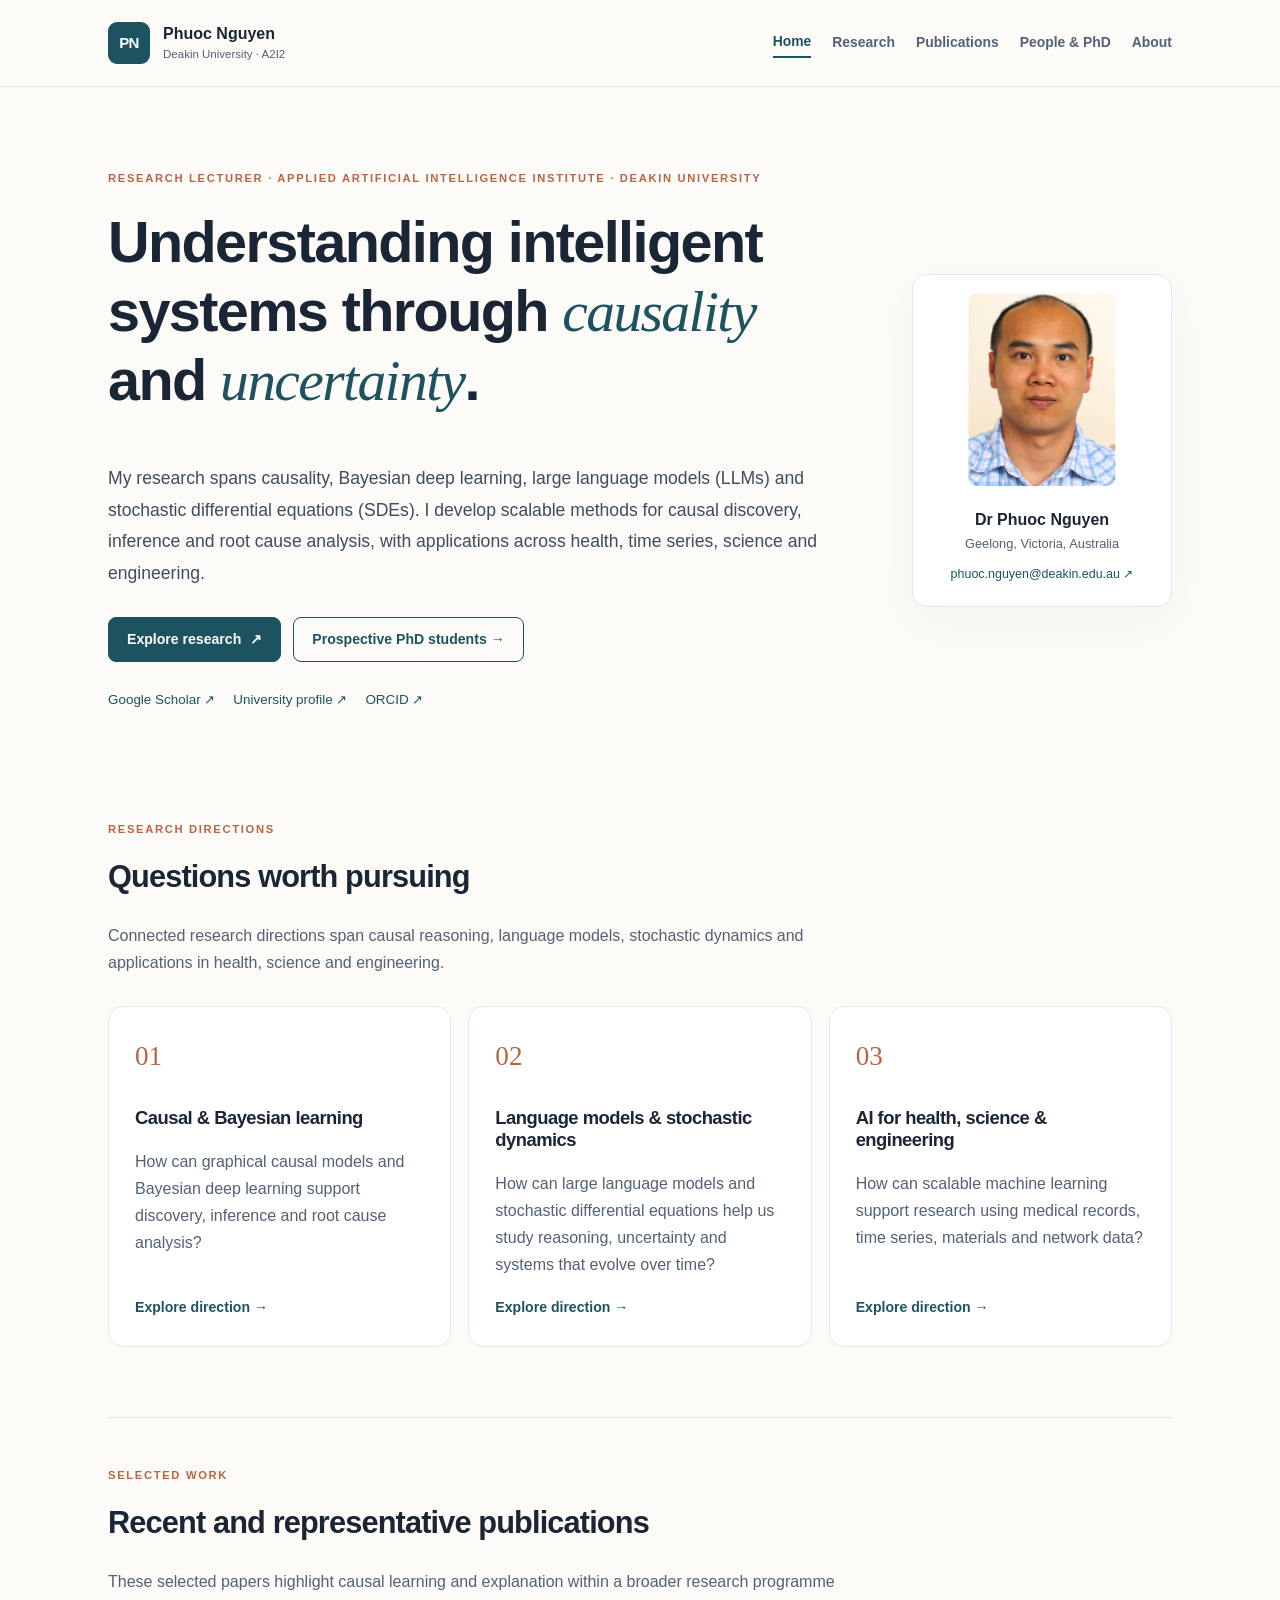
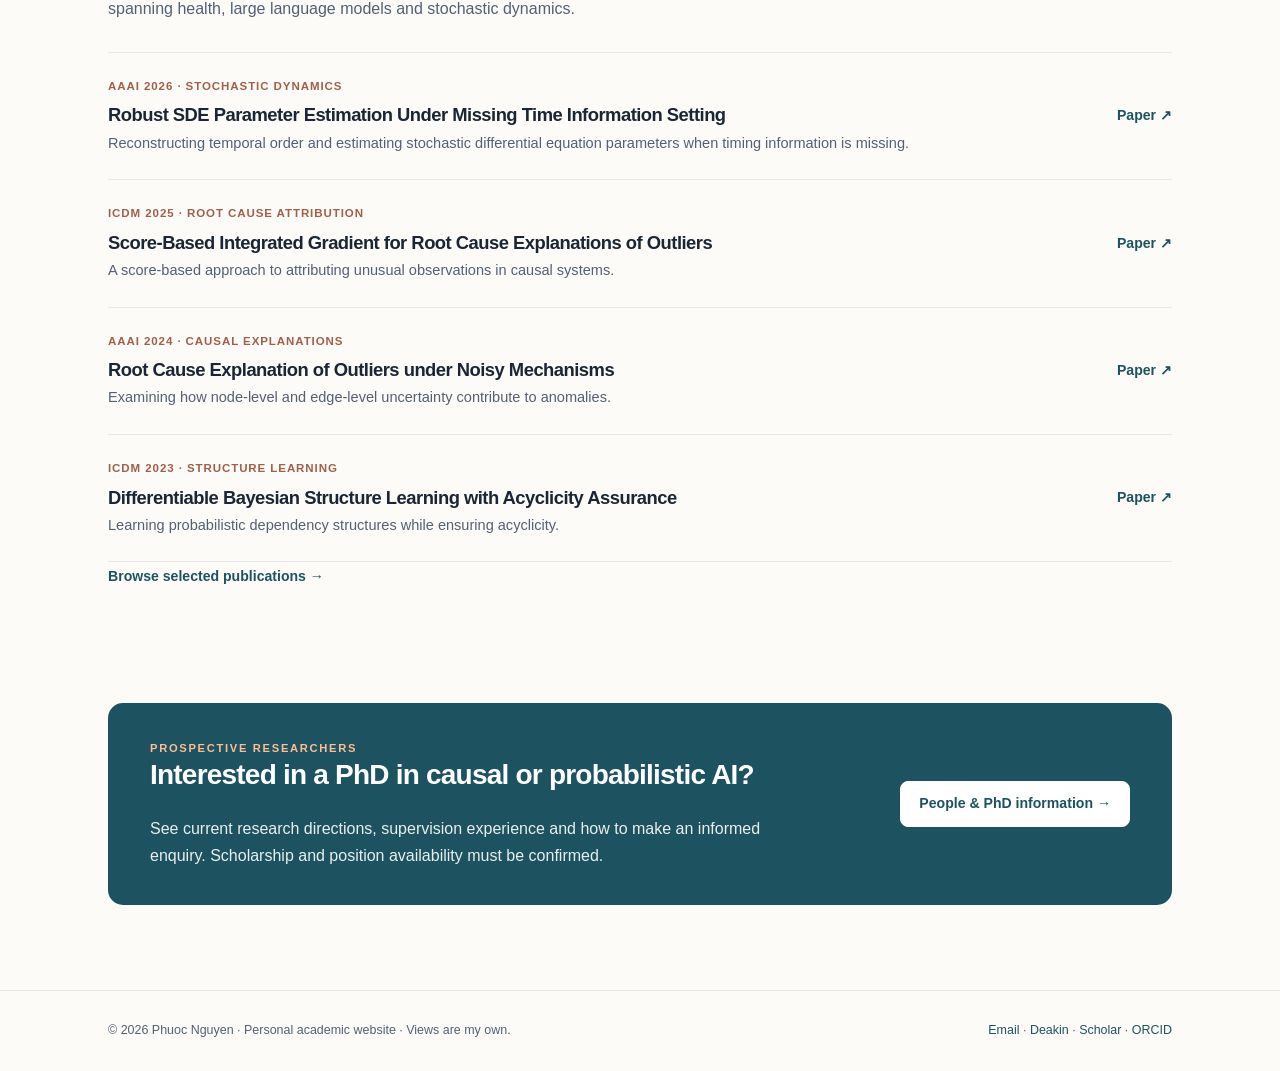
<file: index.html>
<!doctype html>
<html lang="en">
<head>
  <meta charset="utf-8"><meta name="viewport" content="width=device-width, initial-scale=1">
  <meta name="theme-color" content="#162742">
  <title>Causal AI &amp; Machine Learning | Phuoc Nguyen</title>
  <meta name="description" content="Phuoc Nguyen researches causality, Bayesian deep learning, large language models, stochastic differential equations and AI for health at Deakin University.">
  <meta property="og:title" content="Causal AI &amp; Machine Learning | Phuoc Nguyen">
  <meta property="og:description" content="Phuoc Nguyen researches causality, Bayesian deep learning, large language models, stochastic differential equations and AI for health at Deakin University.">
  <meta property="og:type" content="website">
  <link rel="stylesheet" href="assets/style.css">
  <script type="application/ld+json">{"@context":"https://schema.org","@type":"Person","name":"Phuoc Nguyen","honorificPrefix":"Dr","jobTitle":"Research Lecturer","affiliation":{"@type":"Organization","name":"Deakin University"},"email":"phuoc.nguyen@deakin.edu.au","sameAs":["https://experts.deakin.edu.au/37836-phuoc-nguyen/about","https://scholar.google.com/citations?user=c4LnrZ0AAAAJ\u0026hl=en","https://orcid.org/0000-0002-1649-2519"]}</script>
</head>
<body>
  <a class="skip" href="#main">Skip to content</a>
  <header class="site-header"><div class="wrap nav-wrap"><a class="brand" href="index.html"><span class="brand-mark">PN</span><span>Phuoc Nguyen<span class="brand-sub">Deakin University · A2I2</span></span></a>
  <nav aria-label="Primary navigation"><a href="index.html" aria-current="page" class="active">Home</a><a href="research.html">Research</a><a href="publications.html">Publications</a><a href="students.html">People & PhD</a><a href="about.html">About</a></nav></div></header>
  <main id="main" class="wrap">
<section class="hero">
  <div class="hero-copy"><p class="eyebrow">Research Lecturer · Applied Artificial Intelligence Institute · Deakin University</p>
    <h1>Understanding intelligent systems through <em>causality</em> and <em>uncertainty</em>.</h1>
    <p class="lead">My research spans causality, Bayesian deep learning, large language models (LLMs) and stochastic differential equations (SDEs). I develop scalable methods for causal discovery, inference and root cause analysis, with applications across health, time series, science and engineering.</p>
    <div class="cta"><a class="btn primary" href="research.html">Explore research <span aria-hidden="true">↗</span></a><a class="btn secondary" href="students.html">Prospective PhD students →</a></div>
    <div class="micro-links"><a href="https://scholar.google.com/citations?user=c4LnrZ0AAAAJ&hl=en">Google Scholar ↗</a><a href="https://experts.deakin.edu.au/37836-phuoc-nguyen/about">University profile ↗</a><a href="https://orcid.org/0000-0002-1649-2519">ORCID ↗</a></div>
  </div>
  <aside class="identity"><img class="portrait" src="portrait.png" alt="Portrait of Phuoc Nguyen" width="668" height="870"><p class="identity-label">Dr Phuoc Nguyen</p><p class="muted">Geelong, Victoria, Australia</p><a href="mailto:phuoc.nguyen@deakin.edu.au">phuoc.nguyen@deakin.edu.au ↗</a></aside>
</section>
<section class="section"><div class="section-heading"><p class="eyebrow">Research directions</p><h2>Questions worth pursuing</h2><p>Connected research directions span causal reasoning, language models, stochastic dynamics and applications in health, science and engineering.</p></div>
<div class="cards three">
<article class="card"><div class="card-index">01</div><h3>Causal & Bayesian learning</h3><p>How can graphical causal models and Bayesian deep learning support discovery, inference and root cause analysis?</p><a class="text-link" href="research.html#causal">Explore direction →</a></article>
<article class="card"><div class="card-index">02</div><h3>Language models & stochastic dynamics</h3><p>How can large language models and stochastic differential equations help us study reasoning, uncertainty and systems that evolve over time?</p><a class="text-link" href="research.html#sequential">Explore direction →</a></article>
<article class="card"><div class="card-index">03</div><h3>AI for health, science & engineering</h3><p>How can scalable machine learning support research using medical records, time series, materials and network data?</p><a class="text-link" href="research.html#applied">Explore direction →</a></article>
</div></section>
<section class="section section-alt"><div class="section-heading"><p class="eyebrow">Selected work</p><h2>Recent and representative publications</h2><p>These selected papers highlight causal learning and explanation within a broader research programme spanning health, large language models and stochastic dynamics.</p></div>
<div class="paper-stack">
<article class="paper"><div><p class="small-tag">AAAI 2026 · Stochastic dynamics</p><h3>Robust SDE Parameter Estimation Under Missing Time Information Setting</h3><p>Reconstructing temporal order and estimating stochastic differential equation parameters when timing information is missing.</p></div><a href="https://doi.org/10.1609/aaai.v40i31.39801">Paper ↗</a></article>
<article class="paper"><div><p class="small-tag">ICDM 2025 · Root cause attribution</p><h3>Score-Based Integrated Gradient for Root Cause Explanations of Outliers</h3><p>A score-based approach to attributing unusual observations in causal systems.</p></div><a href="https://doi.org/10.1109/icdm65498.2025.00155">Paper ↗</a></article>
<article class="paper"><div><p class="small-tag">AAAI 2024 · Causal explanations</p><h3>Root Cause Explanation of Outliers under Noisy Mechanisms</h3><p>Examining how node-level and edge-level uncertainty contribute to anomalies.</p></div><a href="https://doi.org/10.1609/aaai.v38i18.30035">Paper ↗</a></article>
<article class="paper"><div><p class="small-tag">ICDM 2023 · Structure learning</p><h3>Differentiable Bayesian Structure Learning with Acyclicity Assurance</h3><p>Learning probabilistic dependency structures while ensuring acyclicity.</p></div><a href="https://doi.org/10.1109/ICDM58522.2023.00069">Paper ↗</a></article>
</div><p><a class="text-link" href="publications.html">Browse selected publications →</a></p></section>
<section class="banner"><div><p class="eyebrow">Prospective researchers</p><h2>Interested in a PhD in causal or probabilistic AI?</h2><p>See current research directions, supervision experience and how to make an informed enquiry. Scholarship and position availability must be confirmed.</p></div><a class="btn light" href="students.html">People & PhD information →</a></section>
</main>
  <footer class="footer"><div class="wrap footer-inner"><span>© 2026 Phuoc Nguyen · Personal academic website · Views are my own.</span><span><a href="mailto:phuoc.nguyen@deakin.edu.au">Email</a> · <a href="https://experts.deakin.edu.au/37836-phuoc-nguyen/about">Deakin</a> · <a href="https://scholar.google.com/citations?user=c4LnrZ0AAAAJ&hl=en">Scholar</a> · <a href="https://orcid.org/0000-0002-1649-2519">ORCID</a></span></div></footer>
</body></html>
</file>
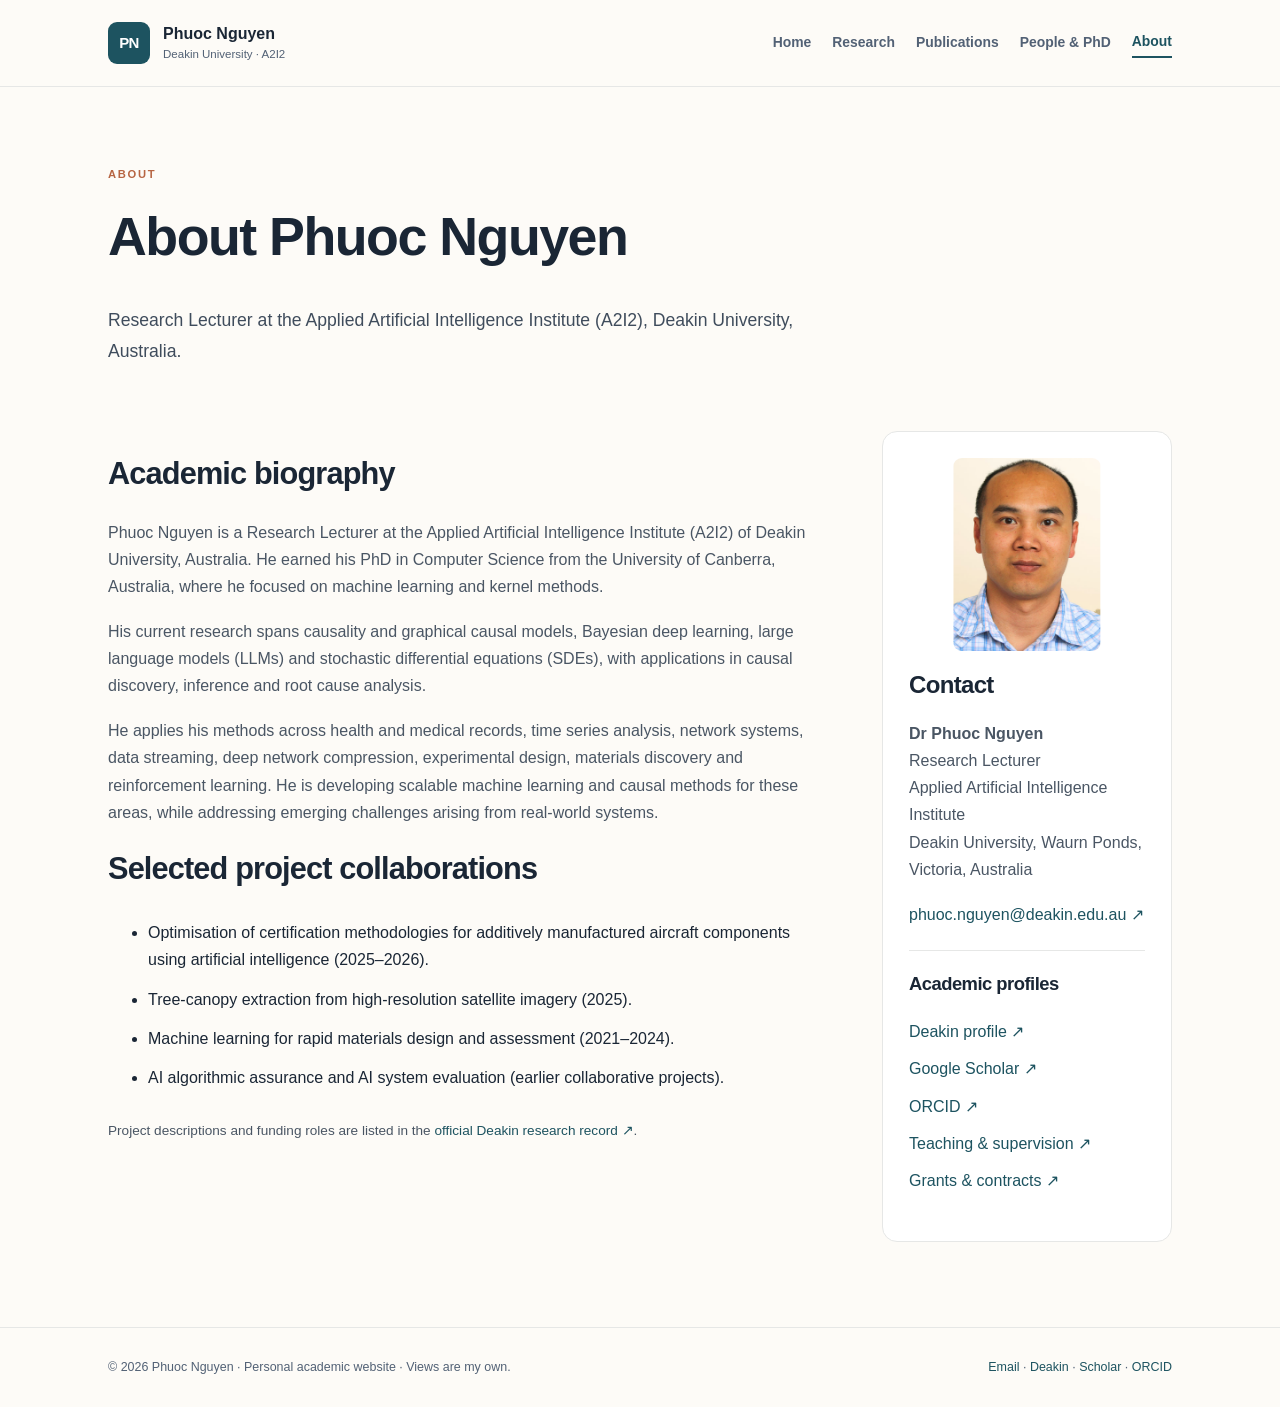
<file: about.html>
<!doctype html>
<html lang="en">
<head>
  <meta charset="utf-8"><meta name="viewport" content="width=device-width, initial-scale=1">
  <meta name="theme-color" content="#162742">
  <title>About | Phuoc Nguyen</title>
  <meta name="description" content="Phuoc Nguyen's biography and research in causality, Bayesian deep learning, large language models, stochastic differential equations and health at Deakin University.">
  <meta property="og:title" content="About | Phuoc Nguyen">
  <meta property="og:description" content="Phuoc Nguyen's biography and research in causality, Bayesian deep learning, large language models, stochastic differential equations and health at Deakin University.">
  <meta property="og:type" content="website">
  <link rel="stylesheet" href="assets/style.css">
  <script type="application/ld+json">{"@context":"https://schema.org","@type":"Person","name":"Phuoc Nguyen","honorificPrefix":"Dr","jobTitle":"Research Lecturer","affiliation":{"@type":"Organization","name":"Deakin University"},"email":"phuoc.nguyen@deakin.edu.au","sameAs":["https://experts.deakin.edu.au/37836-phuoc-nguyen/about","https://scholar.google.com/citations?user=c4LnrZ0AAAAJ\u0026hl=en","https://orcid.org/0000-0002-1649-2519"]}</script>
</head>
<body>
  <a class="skip" href="#main">Skip to content</a>
  <header class="site-header"><div class="wrap nav-wrap"><a class="brand" href="index.html"><span class="brand-mark">PN</span><span>Phuoc Nguyen<span class="brand-sub">Deakin University · A2I2</span></span></a>
  <nav aria-label="Primary navigation"><a href="index.html">Home</a><a href="research.html">Research</a><a href="publications.html">Publications</a><a href="students.html">People & PhD</a><a href="about.html" aria-current="page" class="active">About</a></nav></div></header>
  <main id="main" class="wrap"><div class="page-head"><p class="eyebrow">About</p><h1>About Phuoc Nguyen</h1><p class="lead">Research Lecturer at the Applied Artificial Intelligence Institute (A2I2), Deakin University, Australia.</p></div>
<div class="about-grid"><section><h2>Academic biography</h2><p>Phuoc Nguyen is a Research Lecturer at the Applied Artificial Intelligence Institute (A2I2) of Deakin University, Australia. He earned his PhD in Computer Science from the University of Canberra, Australia, where he focused on machine learning and kernel methods.</p><p>His current research spans causality and graphical causal models, Bayesian deep learning, large language models (LLMs) and stochastic differential equations (SDEs), with applications in causal discovery, inference and root cause analysis.</p><p>He applies his methods across health and medical records, time series analysis, network systems, data streaming, deep network compression, experimental design, materials discovery and reinforcement learning. He is developing scalable machine learning and causal methods for these areas, while addressing emerging challenges arising from real-world systems.</p><h2>Selected project collaborations</h2><ul class="spaced"><li>Optimisation of certification methodologies for additively manufactured aircraft components using artificial intelligence (2025–2026).</li><li>Tree-canopy extraction from high-resolution satellite imagery (2025).</li><li>Machine learning for rapid materials design and assessment (2021–2024).</li><li>AI algorithmic assurance and AI system evaluation (earlier collaborative projects).</li></ul><p class="reference">Project descriptions and funding roles are listed in the <a href="https://experts.deakin.edu.au/37836-phuoc-nguyen/grants">official Deakin research record ↗</a>.</p></section>
<aside class="sidebar-card"><img class="portrait" src="portrait.png" alt="Portrait of Phuoc Nguyen" width="668" height="870"><h2>Contact</h2><p><strong>Dr Phuoc Nguyen</strong><br>Research Lecturer<br>Applied Artificial Intelligence Institute<br>Deakin University, Waurn Ponds, Victoria, Australia</p><p><a href="mailto:phuoc.nguyen@deakin.edu.au">phuoc.nguyen@deakin.edu.au ↗</a></p><hr><h3>Academic profiles</h3><ul class="link-list"><li><a href="https://experts.deakin.edu.au/37836-phuoc-nguyen/about">Deakin profile ↗</a></li><li><a href="https://scholar.google.com/citations?user=c4LnrZ0AAAAJ&hl=en">Google Scholar ↗</a></li><li><a href="https://orcid.org/0000-0002-1649-2519">ORCID ↗</a></li><li><a href="https://experts.deakin.edu.au/37836-phuoc-nguyen/teaching">Teaching & supervision ↗</a></li><li><a href="https://experts.deakin.edu.au/37836-phuoc-nguyen/grants">Grants & contracts ↗</a></li></ul></aside></div></main>
  <footer class="footer"><div class="wrap footer-inner"><span>© 2026 Phuoc Nguyen · Personal academic website · Views are my own.</span><span><a href="mailto:phuoc.nguyen@deakin.edu.au">Email</a> · <a href="https://experts.deakin.edu.au/37836-phuoc-nguyen/about">Deakin</a> · <a href="https://scholar.google.com/citations?user=c4LnrZ0AAAAJ&hl=en">Scholar</a> · <a href="https://orcid.org/0000-0002-1649-2519">ORCID</a></span></div></footer>
</body></html>
</file>
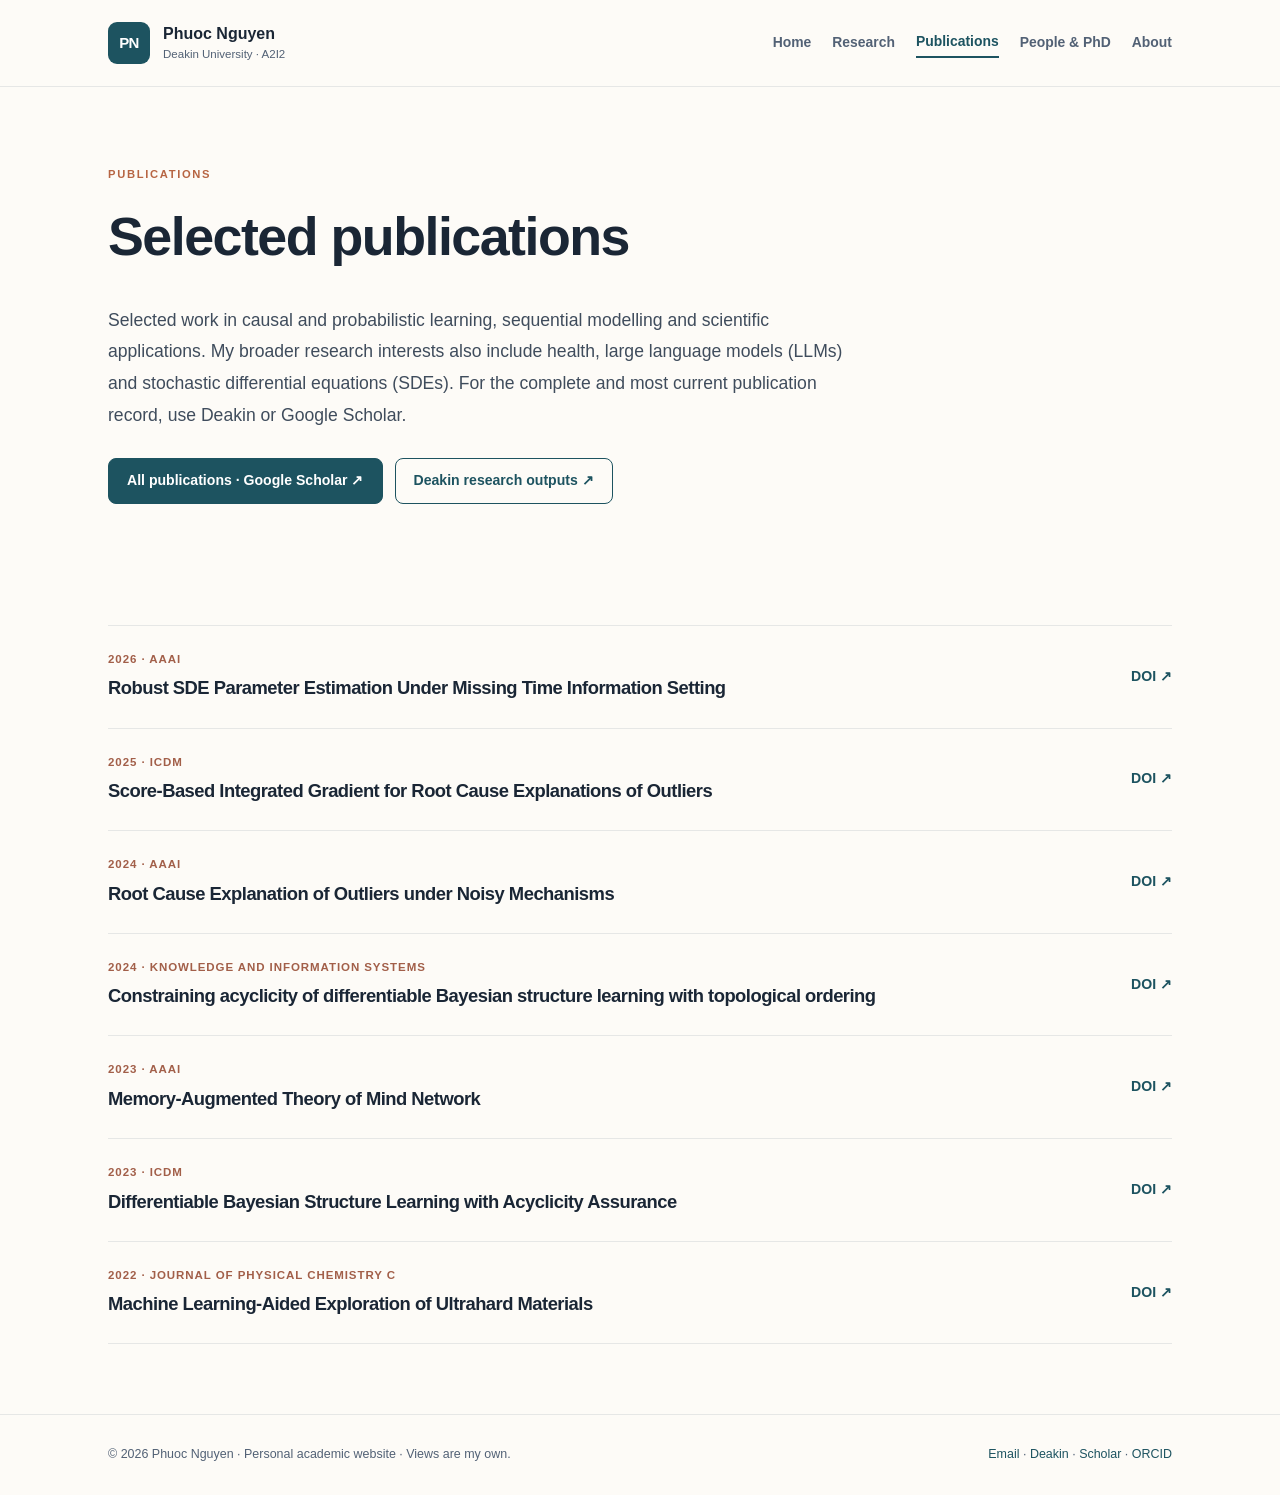
<file: publications.html>
<!doctype html>
<html lang="en">
<head>
  <meta charset="utf-8"><meta name="viewport" content="width=device-width, initial-scale=1">
  <meta name="theme-color" content="#162742">
  <title>Publications | Phuoc Nguyen</title>
  <meta name="description" content="Selected publications by Phuoc Nguyen at Deakin's Applied Artificial Intelligence Institute, with broader interests in causality, health, large language models and stochastic differential equations.">
  <meta property="og:title" content="Publications | Phuoc Nguyen">
  <meta property="og:description" content="Selected publications by Phuoc Nguyen at Deakin's Applied Artificial Intelligence Institute, with broader interests in causality, health, large language models and stochastic differential equations.">
  <meta property="og:type" content="website">
  <link rel="stylesheet" href="assets/style.css">
  <script type="application/ld+json">{"@context":"https://schema.org","@type":"Person","name":"Phuoc Nguyen","honorificPrefix":"Dr","jobTitle":"Research Lecturer","affiliation":{"@type":"Organization","name":"Deakin University"},"email":"phuoc.nguyen@deakin.edu.au","sameAs":["https://experts.deakin.edu.au/37836-phuoc-nguyen/about","https://scholar.google.com/citations?user=c4LnrZ0AAAAJ\u0026hl=en","https://orcid.org/0000-0002-1649-2519"]}</script>
</head>
<body>
  <a class="skip" href="#main">Skip to content</a>
  <header class="site-header"><div class="wrap nav-wrap"><a class="brand" href="index.html"><span class="brand-mark">PN</span><span>Phuoc Nguyen<span class="brand-sub">Deakin University · A2I2</span></span></a>
  <nav aria-label="Primary navigation"><a href="index.html">Home</a><a href="research.html">Research</a><a href="publications.html" aria-current="page" class="active">Publications</a><a href="students.html">People & PhD</a><a href="about.html">About</a></nav></div></header>
  <main id="main" class="wrap"><div class="page-head"><p class="eyebrow">Publications</p><h1>Selected publications</h1><p class="lead">Selected work in causal and probabilistic learning, sequential modelling and scientific applications. My broader research interests also include health, large language models (LLMs) and stochastic differential equations (SDEs). For the complete and most current publication record, use Deakin or Google Scholar.</p><div class="cta"><a class="btn primary" href="https://scholar.google.com/citations?user=c4LnrZ0AAAAJ&hl=en">All publications · Google Scholar ↗</a><a class="btn secondary" href="https://experts.deakin.edu.au/37836-phuoc-nguyen/publications">Deakin research outputs ↗</a></div></div>
<section class="section"><div class="paper-stack"><article class="paper"><div><p class="small-tag">2026 · AAAI</p><h3>Robust SDE Parameter Estimation Under Missing Time Information Setting</h3></div><a href="https://doi.org/10.1609/aaai.v40i31.39801" rel="noopener">DOI ↗</a></article><article class="paper"><div><p class="small-tag">2025 · ICDM</p><h3>Score-Based Integrated Gradient for Root Cause Explanations of Outliers</h3></div><a href="https://doi.org/10.1109/icdm65498.2025.00155" rel="noopener">DOI ↗</a></article><article class="paper"><div><p class="small-tag">2024 · AAAI</p><h3>Root Cause Explanation of Outliers under Noisy Mechanisms</h3></div><a href="https://doi.org/10.1609/aaai.v38i18.30035" rel="noopener">DOI ↗</a></article><article class="paper"><div><p class="small-tag">2024 · Knowledge and Information Systems</p><h3>Constraining acyclicity of differentiable Bayesian structure learning with topological ordering</h3></div><a href="https://doi.org/10.1007/s10115-024-02140-4" rel="noopener">DOI ↗</a></article><article class="paper"><div><p class="small-tag">2023 · AAAI</p><h3>Memory-Augmented Theory of Mind Network</h3></div><a href="https://doi.org/10.1609/aaai.v37i10.26374" rel="noopener">DOI ↗</a></article><article class="paper"><div><p class="small-tag">2023 · ICDM</p><h3>Differentiable Bayesian Structure Learning with Acyclicity Assurance</h3></div><a href="https://doi.org/10.1109/ICDM58522.2023.00069" rel="noopener">DOI ↗</a></article><article class="paper"><div><p class="small-tag">2022 · Journal of Physical Chemistry C</p><h3>Machine Learning-Aided Exploration of Ultrahard Materials</h3></div><a href="https://doi.org/10.1021/acs.jpcc.2c03926" rel="noopener">DOI ↗</a></article></div></section></main>
  <footer class="footer"><div class="wrap footer-inner"><span>© 2026 Phuoc Nguyen · Personal academic website · Views are my own.</span><span><a href="mailto:phuoc.nguyen@deakin.edu.au">Email</a> · <a href="https://experts.deakin.edu.au/37836-phuoc-nguyen/about">Deakin</a> · <a href="https://scholar.google.com/citations?user=c4LnrZ0AAAAJ&hl=en">Scholar</a> · <a href="https://orcid.org/0000-0002-1649-2519">ORCID</a></span></div></footer>
</body></html>
</file>
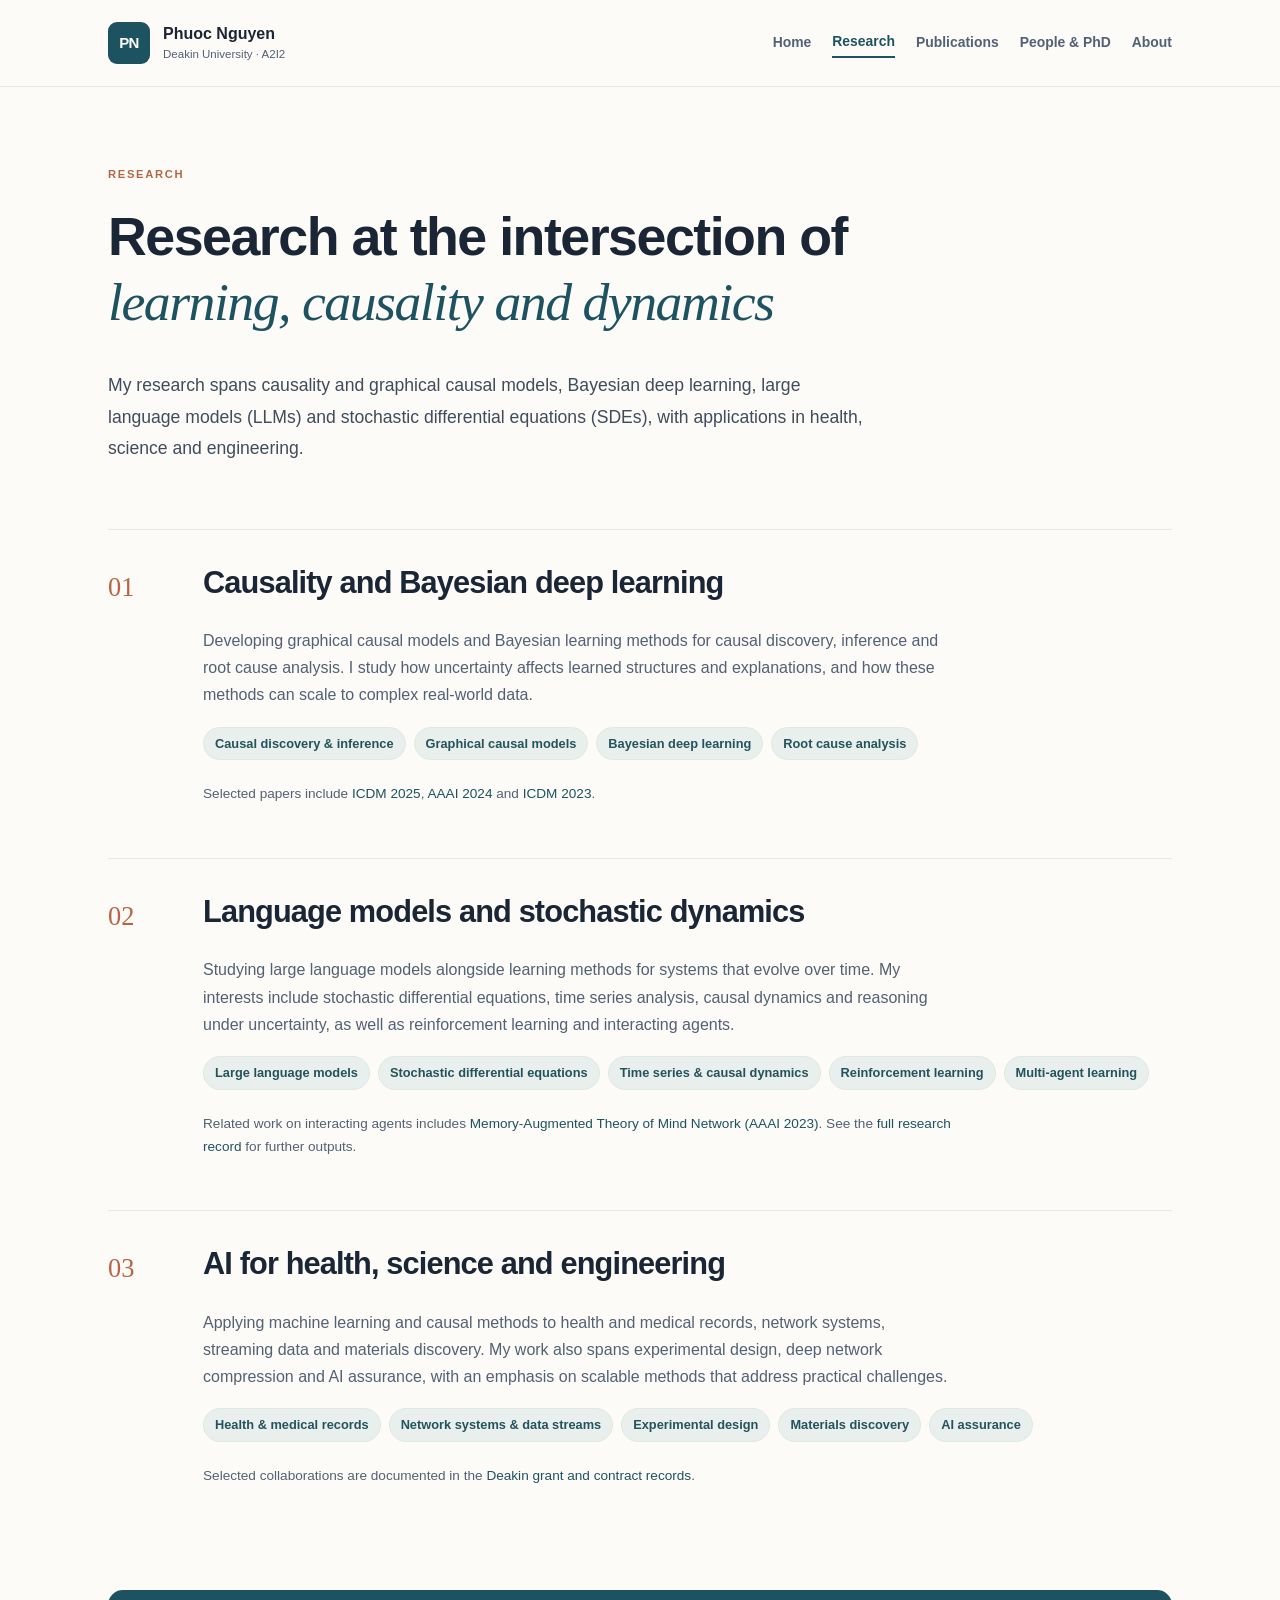
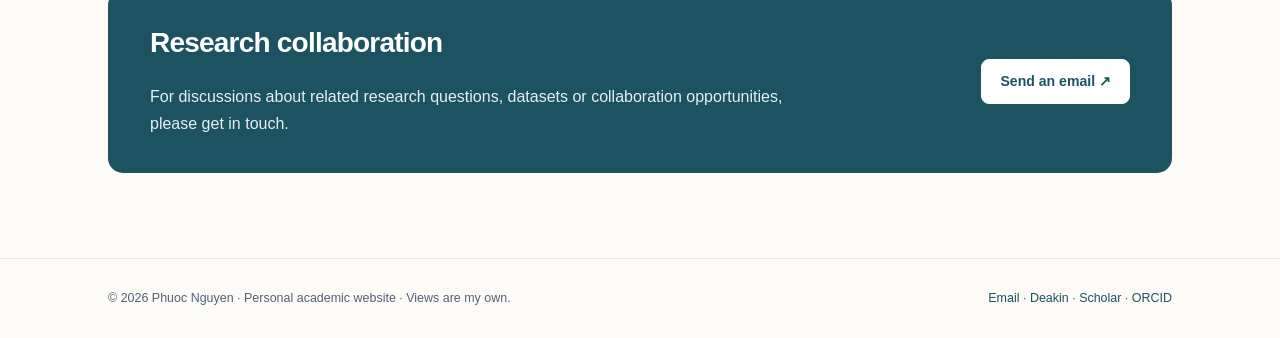
<file: research.html>
<!doctype html>
<html lang="en">
<head>
  <meta charset="utf-8"><meta name="viewport" content="width=device-width, initial-scale=1">
  <meta name="theme-color" content="#162742">
  <title>Research | Phuoc Nguyen</title>
  <meta name="description" content="Research in causality, Bayesian deep learning, large language models, stochastic differential equations and applications in health, science and engineering.">
  <meta property="og:title" content="Research | Phuoc Nguyen">
  <meta property="og:description" content="Research in causality, Bayesian deep learning, large language models, stochastic differential equations and applications in health, science and engineering.">
  <meta property="og:type" content="website">
  <link rel="stylesheet" href="assets/style.css">
  <script type="application/ld+json">{"@context":"https://schema.org","@type":"Person","name":"Phuoc Nguyen","honorificPrefix":"Dr","jobTitle":"Research Lecturer","affiliation":{"@type":"Organization","name":"Deakin University"},"email":"phuoc.nguyen@deakin.edu.au","sameAs":["https://experts.deakin.edu.au/37836-phuoc-nguyen/about","https://scholar.google.com/citations?user=c4LnrZ0AAAAJ\u0026hl=en","https://orcid.org/0000-0002-1649-2519"]}</script>
</head>
<body>
  <a class="skip" href="#main">Skip to content</a>
  <header class="site-header"><div class="wrap nav-wrap"><a class="brand" href="index.html"><span class="brand-mark">PN</span><span>Phuoc Nguyen<span class="brand-sub">Deakin University · A2I2</span></span></a>
  <nav aria-label="Primary navigation"><a href="index.html">Home</a><a href="research.html" aria-current="page" class="active">Research</a><a href="publications.html">Publications</a><a href="students.html">People & PhD</a><a href="about.html">About</a></nav></div></header>
  <main id="main" class="wrap"><div class="page-head"><p class="eyebrow">Research</p><h1>Research at the intersection of <em>learning, causality and dynamics</em></h1><p class="lead">My research spans causality and graphical causal models, Bayesian deep learning, large language models (LLMs) and stochastic differential equations (SDEs), with applications in health, science and engineering.</p></div>
<section class="topic" id="causal"><div class="topic-num">01</div><div><h2>Causality and Bayesian deep learning</h2><p>Developing graphical causal models and Bayesian learning methods for causal discovery, inference and root cause analysis. I study how uncertainty affects learned structures and explanations, and how these methods can scale to complex real-world data.</p><div class="chips"><span>Causal discovery & inference</span><span>Graphical causal models</span><span>Bayesian deep learning</span><span>Root cause analysis</span></div><p class="reference">Selected papers include <a href="https://doi.org/10.1109/icdm65498.2025.00155">ICDM 2025</a>, <a href="https://doi.org/10.1609/aaai.v38i18.30035">AAAI 2024</a> and <a href="https://doi.org/10.1109/ICDM58522.2023.00069">ICDM 2023</a>.</p></div></section>
<section class="topic" id="sequential"><div class="topic-num">02</div><div><h2>Language models and stochastic dynamics</h2><p>Studying large language models alongside learning methods for systems that evolve over time. My interests include stochastic differential equations, time series analysis, causal dynamics and reasoning under uncertainty, as well as reinforcement learning and interacting agents.</p><div class="chips"><span>Large language models</span><span>Stochastic differential equations</span><span>Time series & causal dynamics</span><span>Reinforcement learning</span><span>Multi-agent learning</span></div><p class="reference">Related work on interacting agents includes <a href="https://doi.org/10.1609/aaai.v37i10.26374">Memory-Augmented Theory of Mind Network (AAAI 2023)</a>. See the <a href="https://experts.deakin.edu.au/37836-phuoc-nguyen/publications">full research record</a> for further outputs.</p></div></section>
<section class="topic" id="applied"><div class="topic-num">03</div><div><h2>AI for health, science and engineering</h2><p>Applying machine learning and causal methods to health and medical records, network systems, streaming data and materials discovery. My work also spans experimental design, deep network compression and AI assurance, with an emphasis on scalable methods that address practical challenges.</p><div class="chips"><span>Health & medical records</span><span>Network systems & data streams</span><span>Experimental design</span><span>Materials discovery</span><span>AI assurance</span></div><p class="reference">Selected collaborations are documented in the <a href="https://experts.deakin.edu.au/37836-phuoc-nguyen/grants">Deakin grant and contract records</a>.</p></div></section>
<section class="banner slim"><div><h2>Research collaboration</h2><p>For discussions about related research questions, datasets or collaboration opportunities, please get in touch.</p></div><a class="btn light" href="mailto:phuoc.nguyen@deakin.edu.au">Send an email ↗</a></section></main>
  <footer class="footer"><div class="wrap footer-inner"><span>© 2026 Phuoc Nguyen · Personal academic website · Views are my own.</span><span><a href="mailto:phuoc.nguyen@deakin.edu.au">Email</a> · <a href="https://experts.deakin.edu.au/37836-phuoc-nguyen/about">Deakin</a> · <a href="https://scholar.google.com/citations?user=c4LnrZ0AAAAJ&hl=en">Scholar</a> · <a href="https://orcid.org/0000-0002-1649-2519">ORCID</a></span></div></footer>
</body></html>
</file>
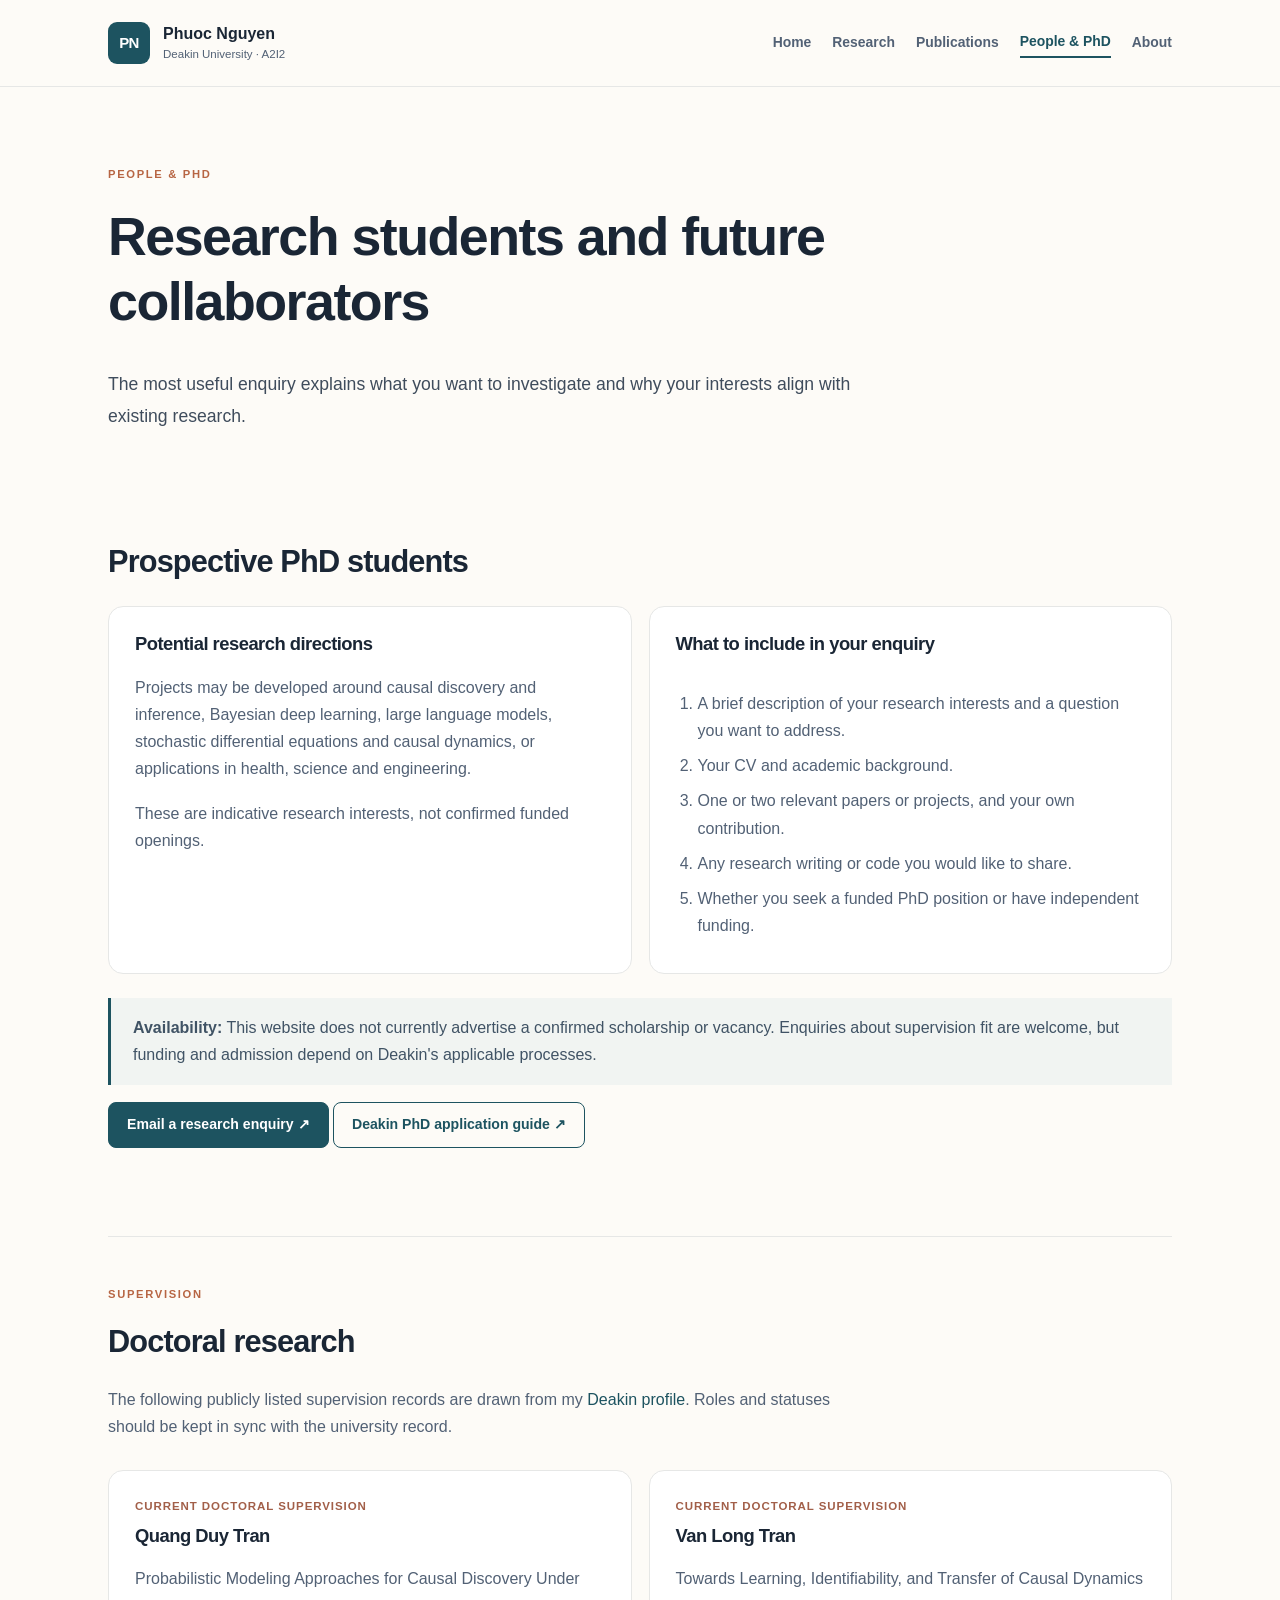
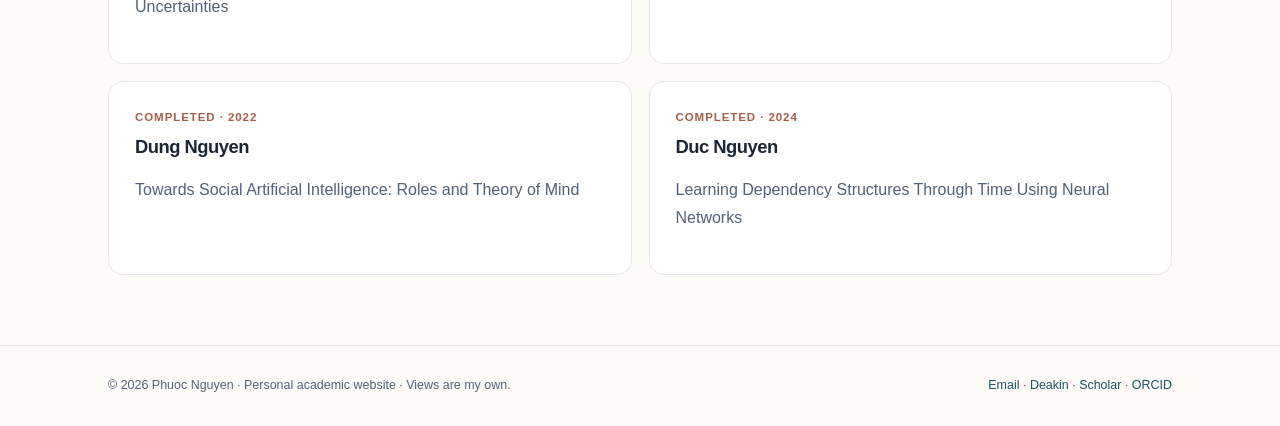
<file: students.html>
<!doctype html>
<html lang="en">
<head>
  <meta charset="utf-8"><meta name="viewport" content="width=device-width, initial-scale=1">
  <meta name="theme-color" content="#162742">
  <title>People &amp; PhD | Phuoc Nguyen</title>
  <meta name="description" content="Doctoral supervision and information for prospective research students at Deakin.">
  <meta property="og:title" content="People &amp; PhD | Phuoc Nguyen">
  <meta property="og:description" content="Doctoral supervision and information for prospective research students at Deakin.">
  <meta property="og:type" content="website">
  <link rel="stylesheet" href="assets/style.css">
  <script type="application/ld+json">{"@context":"https://schema.org","@type":"Person","name":"Phuoc Nguyen","honorificPrefix":"Dr","jobTitle":"Research Lecturer","affiliation":{"@type":"Organization","name":"Deakin University"},"email":"phuoc.nguyen@deakin.edu.au","sameAs":["https://experts.deakin.edu.au/37836-phuoc-nguyen/about","https://scholar.google.com/citations?user=c4LnrZ0AAAAJ\u0026hl=en","https://orcid.org/0000-0002-1649-2519"]}</script>
</head>
<body>
  <a class="skip" href="#main">Skip to content</a>
  <header class="site-header"><div class="wrap nav-wrap"><a class="brand" href="index.html"><span class="brand-mark">PN</span><span>Phuoc Nguyen<span class="brand-sub">Deakin University · A2I2</span></span></a>
  <nav aria-label="Primary navigation"><a href="index.html">Home</a><a href="research.html">Research</a><a href="publications.html">Publications</a><a href="students.html" aria-current="page" class="active">People & PhD</a><a href="about.html">About</a></nav></div></header>
  <main id="main" class="wrap"><div class="page-head"><p class="eyebrow">People & PhD</p><h1>Research students and future collaborators</h1><p class="lead">The most useful enquiry explains what you want to investigate and why your interests align with existing research.</p></div>
<section class="section"><h2>Prospective PhD students</h2><div class="cards two"><article class="card"><h3>Potential research directions</h3><p>Projects may be developed around causal discovery and inference, Bayesian deep learning, large language models, stochastic differential equations and causal dynamics, or applications in health, science and engineering.</p><p>These are indicative research interests, not confirmed funded openings.</p></article><article class="card"><h3>What to include in your enquiry</h3><ol><li>A brief description of your research interests and a question you want to address.</li><li>Your CV and academic background.</li><li>One or two relevant papers or projects, and your own contribution.</li><li>Any research writing or code you would like to share.</li><li>Whether you seek a funded PhD position or have independent funding.</li></ol></article></div>
<p class="note"><strong>Availability:</strong> This website does not currently advertise a confirmed scholarship or vacancy. Enquiries about supervision fit are welcome, but funding and admission depend on Deakin's applicable processes.</p><p><a class="btn primary" href="mailto:phuoc.nguyen@deakin.edu.au?subject=Prospective%20PhD%20enquiry%20%E2%80%94%20research%20fit">Email a research enquiry ↗</a> <a class="btn secondary" href="https://www.deakin.edu.au/research/research-degrees/how-to-apply-for-a-research-degree">Deakin PhD application guide ↗</a></p></section>
<section class="section section-alt"><div class="section-heading"><p class="eyebrow">Supervision</p><h2>Doctoral research</h2><p>The following publicly listed supervision records are drawn from my <a href="https://experts.deakin.edu.au/37836-phuoc-nguyen/teaching">Deakin profile</a>. Roles and statuses should be kept in sync with the university record.</p></div><div class="cards two"><article class="card"><p class="small-tag">Current doctoral supervision</p><h3>Quang Duy Tran</h3><p>Probabilistic Modeling Approaches for Causal Discovery Under Uncertainties</p></article><article class="card"><p class="small-tag">Current doctoral supervision</p><h3>Van Long Tran</h3><p>Towards Learning, Identifiability, and Transfer of Causal Dynamics</p></article><article class="card"><p class="small-tag">Completed · 2022</p><h3>Dung Nguyen</h3><p>Towards Social Artificial Intelligence: Roles and Theory of Mind</p></article><article class="card"><p class="small-tag">Completed · 2024</p><h3>Duc Nguyen</h3><p>Learning Dependency Structures Through Time Using Neural Networks</p></article></div></section></main>
  <footer class="footer"><div class="wrap footer-inner"><span>© 2026 Phuoc Nguyen · Personal academic website · Views are my own.</span><span><a href="mailto:phuoc.nguyen@deakin.edu.au">Email</a> · <a href="https://experts.deakin.edu.au/37836-phuoc-nguyen/about">Deakin</a> · <a href="https://scholar.google.com/citations?user=c4LnrZ0AAAAJ&hl=en">Scholar</a> · <a href="https://orcid.org/0000-0002-1649-2519">ORCID</a></span></div></footer>
</body></html>
</file>
<file: assets/style.css>
:root{--bg:#fdfbf7;--ink:#1a2635;--muted:#526175;--line:#e6e7e6;--brand:#1d5360;--accent:#b76543;--soft:#f3f2ed;--radius:15px}*{box-sizing:border-box}html{scroll-behavior:smooth}body{margin:0;background:var(--bg);color:var(--ink);font-family:Inter,-apple-system,BlinkMacSystemFont,"Segoe UI",Roboto,Arial,sans-serif;font-size:16px;line-height:1.7}a{color:var(--brand);text-decoration:none}a:hover{text-decoration:underline}a:focus-visible{outline:3px solid #b76543;outline-offset:3px}h1,h2,h3,p{margin-top:0}h1,h2,h3{line-height:1.2;letter-spacing:-.028em}h1{font-size:clamp(2.45rem,4.5vw,4.55rem);font-weight:720}h1 em{font-family:Georgia,serif;color:var(--brand);font-weight:500}h2{font-size:clamp(1.65rem,2.4vw,2.5rem)}h3{font-size:1.15rem}p{margin-bottom:1.1rem}.wrap{max-width:1120px;margin:auto;padding-left:28px;padding-right:28px}.site-header{background:rgba(253,251,247,.97);border-bottom:1px solid var(--line);position:sticky;top:0;z-index:5;backdrop-filter:blur(12px)}.nav-wrap{min-height:86px;display:flex;align-items:center;justify-content:space-between;gap:20px}.brand{display:flex;align-items:center;gap:13px;color:var(--ink);font-weight:800;line-height:1.25}.brand:hover{text-decoration:none}.brand-mark{display:grid;place-items:center;background:var(--brand);color:white;border-radius:9px;letter-spacing:-.04em;width:42px;height:42px;font-size:15px}.brand-sub{display:block;font-size:.72rem;color:var(--muted);font-weight:400;margin-top:3px}nav{display:flex;gap:21px;align-items:center;flex-wrap:wrap}nav a{color:var(--muted);font-weight:600;font-size:.87rem}nav a.active{color:var(--brand);box-shadow:0 2px var(--brand);padding-bottom:3px}.skip{position:absolute;left:-9999px}.skip:focus{left:8px;top:10px;background:#fff;padding:10px;z-index:9}.hero{padding:82px 0 60px;display:grid;grid-template-columns:minmax(0,1fr) 260px;gap:72px;align-items:center}.eyebrow{text-transform:uppercase;letter-spacing:.15em;font-weight:750;font-size:.7rem;color:var(--accent);margin-bottom:20px}.lead{font-size:1.1rem;color:#3f4c5c;line-height:1.8;max-width:760px}.cta{display:flex;flex-wrap:wrap;gap:12px;margin:27px 0}.btn{display:inline-flex;align-items:center;justify-content:center;gap:9px;font-size:.88rem;font-weight:700;padding:12px 18px;border-radius:8px;border:1px solid var(--brand);line-height:1.4;transition:transform .1s ease}.btn:hover{text-decoration:none;transform:translateY(-2px)}.primary{background:var(--brand);color:white}.secondary{background:transparent;color:var(--brand)}.light{background:#fff;color:var(--brand);border-color:#fff;white-space:nowrap}.micro-links{display:flex;gap:18px;flex-wrap:wrap;font-size:.84rem}.identity{padding:18px 18px 20px;border:1px solid var(--line);background:#fff;border-radius:var(--radius);text-align:center;box-shadow:0 14px 45px rgba(29,45,58,.04)}.portrait{display:block;width:148px;max-width:100%;height:auto;margin:0 auto 20px;border-radius:9px}.identity-label{font-weight:750;margin:14px 0 0}.identity .muted{font-size:.8rem;color:var(--muted);margin-bottom:4px}.identity a{font-size:.78rem;overflow-wrap:anywhere}.section{padding:48px 0 70px}.section-alt{border-top:1px solid var(--line)}.section-heading{max-width:750px;margin-bottom:30px}.section-heading>p:last-child{color:var(--muted)}.cards{display:grid;gap:17px}.three{grid-template-columns:repeat(3,minmax(0,1fr))}.two{grid-template-columns:repeat(2,minmax(0,1fr))}.card{background:#fff;border:1px solid var(--line);border-radius:var(--radius);padding:26px;display:flex;flex-direction:column;align-items:flex-start}.card p{color:var(--muted)}.card .text-link{margin-top:auto}.card-index{color:var(--accent);font-family:Georgia,serif;font-size:1.7rem;margin-bottom:28px}.text-link{font-weight:750;font-size:.88rem}.paper-stack{border-top:1px solid var(--line)}.paper{display:flex;justify-content:space-between;align-items:center;gap:20px;border-bottom:1px solid var(--line);padding:24px 0}.paper h3{max-width:780px;margin:5px 0 4px}.paper p:not(.small-tag){color:var(--muted);font-size:.91rem;margin:0}.paper>a{font-weight:700;white-space:nowrap;font-size:.88rem}.small-tag{font-size:.72rem!important;font-weight:750;text-transform:uppercase;letter-spacing:.08em;color:#a25f49!important;margin:0 0 8px!important}.banner{background:var(--brand);color:#fff;padding:36px 42px;border-radius:var(--radius);display:flex;justify-content:space-between;align-items:center;gap:30px;margin:26px 0 85px}.banner h2{font-size:1.75rem}.banner p{max-width:650px;margin-bottom:0;color:#e8efee}.banner .eyebrow{color:#ffbd92}.banner.slim{margin-top:50px}.page-head{padding:78px 0 46px;max-width:880px}.page-head h1{font-size:clamp(2.4rem,4.2vw,4rem)}.topic{border-top:1px solid var(--line);display:grid;grid-template-columns:70px 1fr;gap:25px;padding:35px 0}.topic-num{font-family:Georgia,serif;color:var(--accent);font-size:1.65rem}.topic p{max-width:750px;color:var(--muted)}.chips{display:flex;gap:8px;flex-wrap:wrap;margin:18px 0}.chips span{background:#e9efed;border:1px solid #dee9e4;color:#24535b;border-radius:20px;padding:5px 11px;font-size:.8rem;font-weight:650}.reference{font-size:.85rem;margin-top:22px}.note{background:#f1f4f2;border-left:3px solid var(--brand);padding:16px 22px;color:#405365;margin-top:24px}.card ol{padding-left:22px;margin-bottom:0;color:var(--muted)}.card li{margin-bottom:8px}.about-grid{display:grid;grid-template-columns:minmax(0,1fr) 290px;gap:62px;padding-bottom:85px}.about-grid h2{margin-top:25px}.about-grid p{color:#4a5664}.spaced li{padding:6px 0}.sidebar-card{align-self:start;background:#fff;border:1px solid var(--line);border-radius:var(--radius);padding:26px}.sidebar-card h2{font-size:1.5rem;margin-top:0}.sidebar-card h3{margin-top:18px}.sidebar-card hr{border:0;border-top:1px solid var(--line);margin:22px 0}.link-list{list-style:none;padding:0}.link-list li{padding:5px 0}.footer{border-top:1px solid var(--line);padding:29px 0;color:var(--muted);font-size:.78rem}.footer-inner{display:flex;justify-content:space-between;gap:15px;flex-wrap:wrap}@media(max-width:850px){.nav-wrap{align-items:flex-start;padding-top:15px;padding-bottom:13px;flex-direction:column;gap:12px}.hero{grid-template-columns:minmax(0,1fr) 205px;gap:30px;padding-top:45px}.about-grid{gap:26px}}@media(max-width:660px){.wrap{padding-left:20px;padding-right:20px}nav{gap:13px}nav a{font-size:.8rem}h1{font-size:2.5rem}.hero{display:flex;flex-direction:column;align-items:stretch;padding-top:42px}.identity{max-width:290px}.three,.two,.about-grid{grid-template-columns:1fr}.banner{padding:25px;display:block}.banner .btn{margin-top:20px}.page-head{padding-top:42px}.topic{grid-template-columns:38px 1fr;gap:12px}.paper{align-items:flex-start}.paper h3{font-size:1.04rem}.paper>a{padding-top:14px}}
</file>
